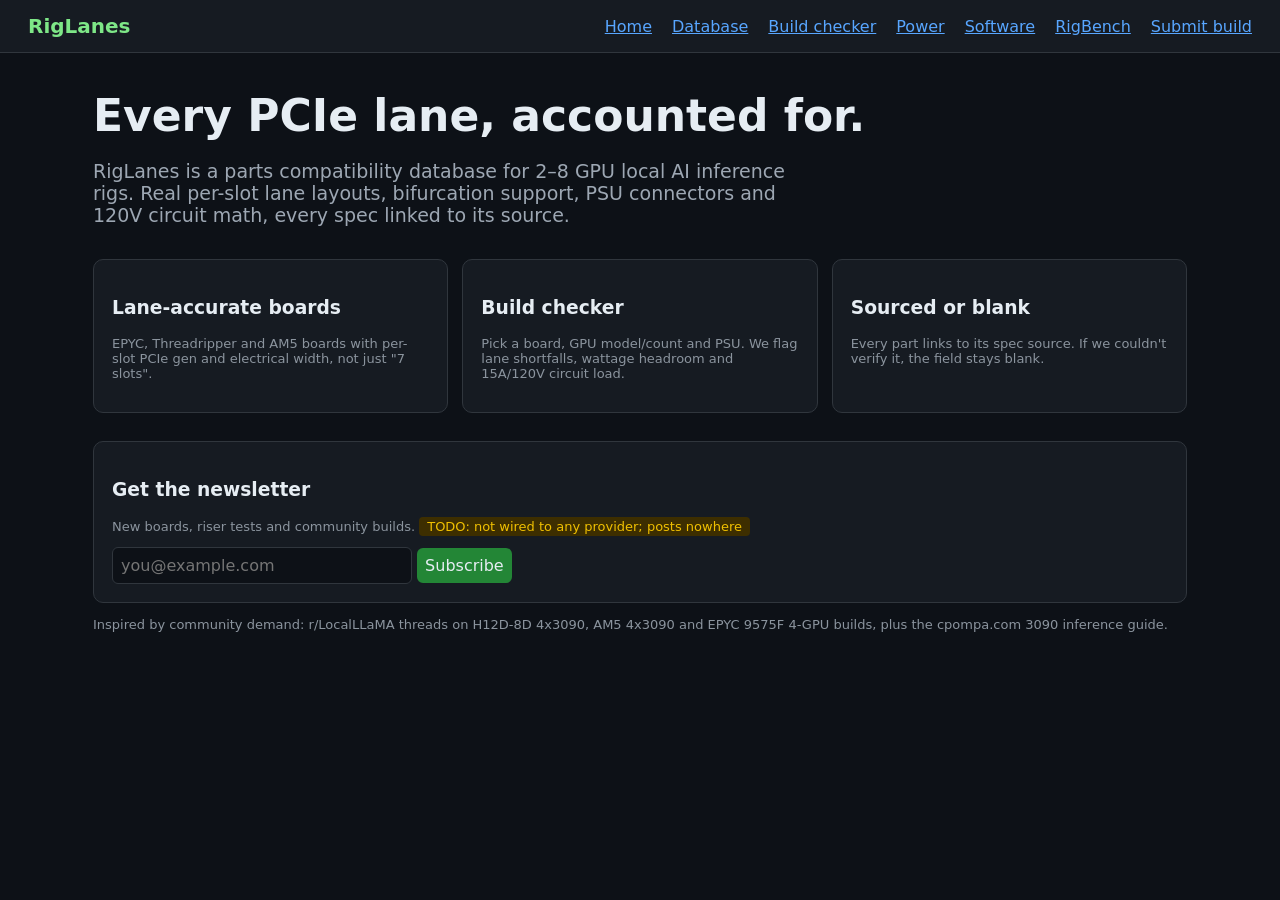
<file: index.html>
<!doctype html><html><head><meta charset=utf-8><title>RigLanes</title><link rel=stylesheet href=style.css></head><body><nav><b>RigLanes</b><a href="index.html">Home</a><a href="db.html">Database</a><a href="checker.html">Build checker</a><a href="power.html">Power</a><a href="software.html">Software</a><a href="rigbench.html">RigBench</a><a href="submit.html">Submit build</a></nav><main>
<section class=hero><h1>Every PCIe lane, accounted for.</h1><p>RigLanes is a parts compatibility database for 2–8 GPU local AI inference rigs. Real per-slot lane layouts, bifurcation support, PSU connectors and 120V circuit math, every spec linked to its source.</p></section>
<div class=grid><div class=card><h3>Lane-accurate boards</h3><p class=muted>EPYC, Threadripper and AM5 boards with per-slot PCIe gen and electrical width, not just "7 slots".</p></div>
<div class=card><h3>Build checker</h3><p class=muted>Pick a board, GPU model/count and PSU. We flag lane shortfalls, wattage headroom and 15A/120V circuit load.</p></div>
<div class=card><h3>Sourced or blank</h3><p class=muted>Every part links to its spec source. If we couldn't verify it, the field stays blank.</p></div></div>
<div class=card><h3>Get the newsletter</h3><p class=muted>New boards, riser tests and community builds. <span class=todo>TODO: not wired to any provider; posts nowhere</span></p>
<form onsubmit="event.preventDefault();this.querySelector('p').hidden=false"><input type=email required placeholder="you@example.com" style="width:300px"> <button>Subscribe</button><p hidden class=warn>Placeholder: nothing was sent.</p></form></div>
<p class=muted>Inspired by community demand: r/LocalLLaMA threads on H12D-8D 4x3090, AM5 4x3090 and EPYC 9575F 4-GPU builds, plus the cpompa.com 3090 inference guide.</p>
</main></body></html>
</file>
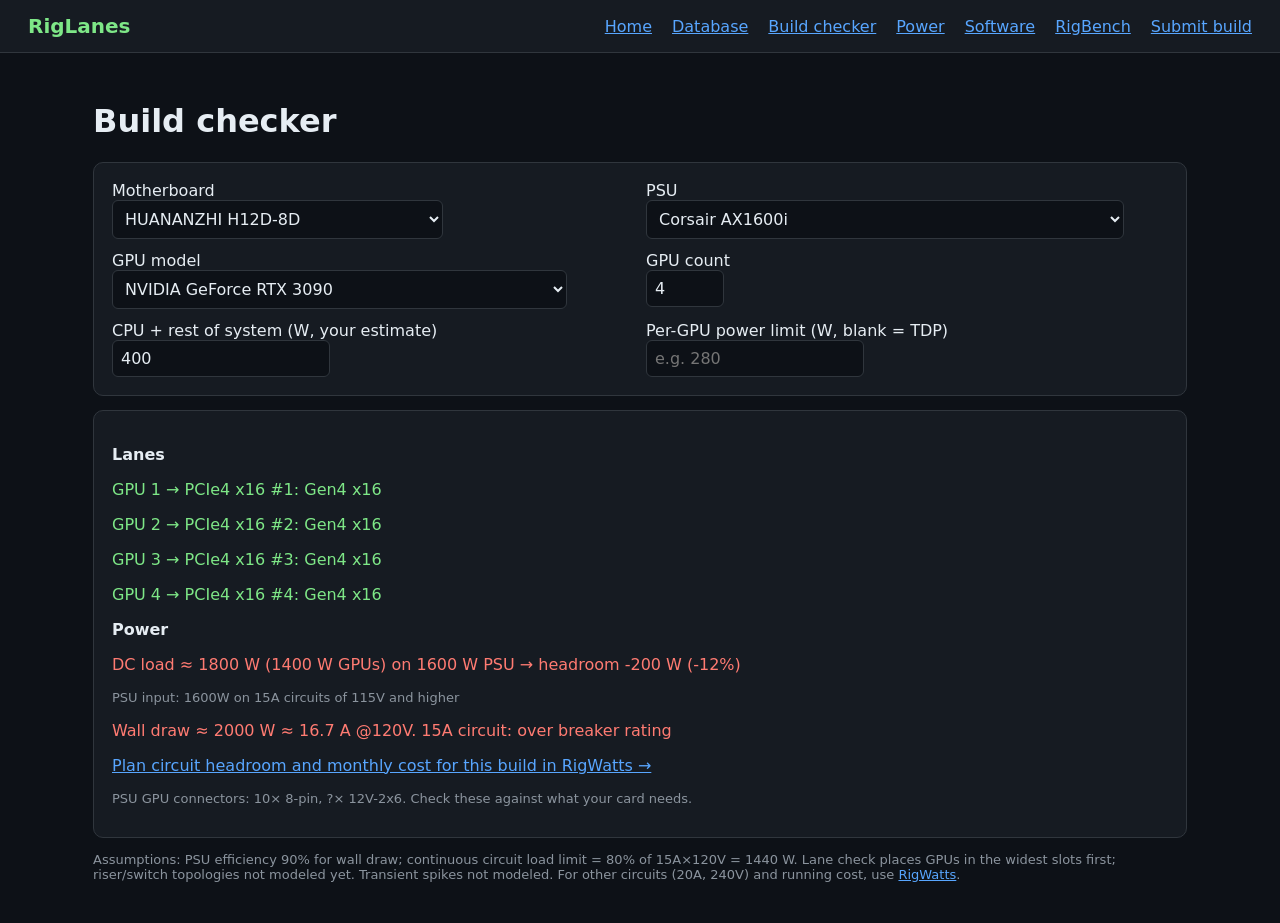
<file: checker.html>
<!doctype html><html><head><meta charset=utf-8><title>RigLanes · Build checker</title><link rel=stylesheet href=style.css></head><body><nav><b>RigLanes</b><a href="index.html">Home</a><a href="db.html">Database</a><a href="checker.html">Build checker</a><a href="power.html">Power</a><a href="software.html">Software</a><a href="rigbench.html">RigBench</a><a href="submit.html">Submit build</a></nav><main>
<h1>Build checker</h1><div class=card style="display:grid;grid-template-columns:1fr 1fr;gap:12px">
<label>Motherboard<br><select id=mb></select></label><label>PSU<br><select id=psu></select></label>
<label>GPU model<br><select id=gpu></select></label><label>GPU count<br><input id=n type=number min=1 max=8 value=4></label>
<label>CPU + rest of system (W, your estimate)<br><input id=sys type=number value=400></label><label>Per-GPU power limit (W, blank = TDP)<br><input id=pl type=number placeholder="e.g. 280"></label></div>
<div class=card id=out></div><p class=muted>Assumptions: PSU efficiency 90% for wall draw; continuous circuit load limit = 80% of 15A×120V = 1440 W. Lane check places GPUs in the widest slots first; riser/switch topologies not modeled yet. Transient spikes not modeled. For other circuits (20A, 240V) and running cost, use <a href=power.html>RigWatts</a>.</p></main>
<script src=data/parts.js></script><script>
const $=id=>document.getElementById(id),by=c=>PARTS.filter(p=>p.category==c);
[['mb','motherboard'],['psu','psu'],['gpu','gpu']].forEach(([i,c])=>$(i).innerHTML=by(c).map(p=>'<option value='+p.id+'>'+p.manufacturer+' '+p.name+'</option>').join(''));
function run(){const mb=PARTS.find(p=>p.id==$('mb').value),psu=PARTS.find(p=>p.id==$('psu').value),g=PARTS.find(p=>p.id==$('gpu').value),n=+$('n').value;
 const o=[],cls=(c,t)=>o.push('<p class="'+c+'">'+t+'</p>');
 const slots=[...mb.slots].sort((a,b)=>b.lanes-a.lanes||b.gen-a.gen);
 cls('','<b>Lanes</b>');
 for(let i=0;i<n;i++){const s=slots[i];if(!s)cls('bad','GPU '+(i+1)+': no slot available. Needs bifurcation riser, MCIO/SlimSAS adapter or PCIe switch.');
  else cls(s.lanes>=16?'ok':s.lanes>=8?'warn':'bad','GPU '+(i+1)+' → '+s.label+': Gen'+s.gen+' x'+s.lanes+(s.lanes>=16?'':s.lanes>=8?' (OK for inference; some tensor-parallel all-reduce penalty)':' (lane shortfall: x4 or less)'));}
 const per=(+$('pl').value||g.tdp_w);if(!per){$('out').innerHTML='<p class=warn>'+g.name+' has no verified TDP. Enter a per-GPU power limit.</p>';return;}const gw=per*n,dc=gw+ +$('sys').value,head=psu.wattage-dc,wall=dc/0.9,amps=wall/120;
 cls('','<b>Power</b>');cls(head<0?'bad':head<psu.wattage*0.2?'warn':'ok','DC load ≈ '+dc+' W ('+gw+' W GPUs) on '+psu.wattage+' W PSU → headroom '+head+' W ('+Math.round(head/psu.wattage*100)+'%)');
 cls(psu.input_voltage?'muted':'warn','PSU input: '+(psu.input_voltage||'unverified. Confirm 120V support and 120V wattage rating before relying on this.'));
 cls(wall>1800?'bad':wall>1440?'warn':'ok','Wall draw ≈ '+Math.round(wall)+' W ≈ '+amps.toFixed(1)+' A @120V. 15A circuit: '+(wall>1800?'over breaker rating':wall>1440?'over 80% continuous limit (12 A)':'within 80% continuous limit'));
 cls('','<a href="power.html?w='+Math.round(wall)+'">Plan circuit headroom and monthly cost for this build in RigWatts →</a>');
 cls('muted','PSU GPU connectors: '+(psu.pcie_8pin??'?')+'× 8-pin, '+(psu.pcie_12v_2x6??'?')+'× 12V-2x6. Check these against what your card needs.');
 $('out').innerHTML=o.join('');}
document.querySelectorAll('select,input').forEach(e=>e.oninput=run);$('mb').value='huananzhi-h12d-8d';$('psu').value='corsair-ax1600i';run();</script></body></html>
</file>
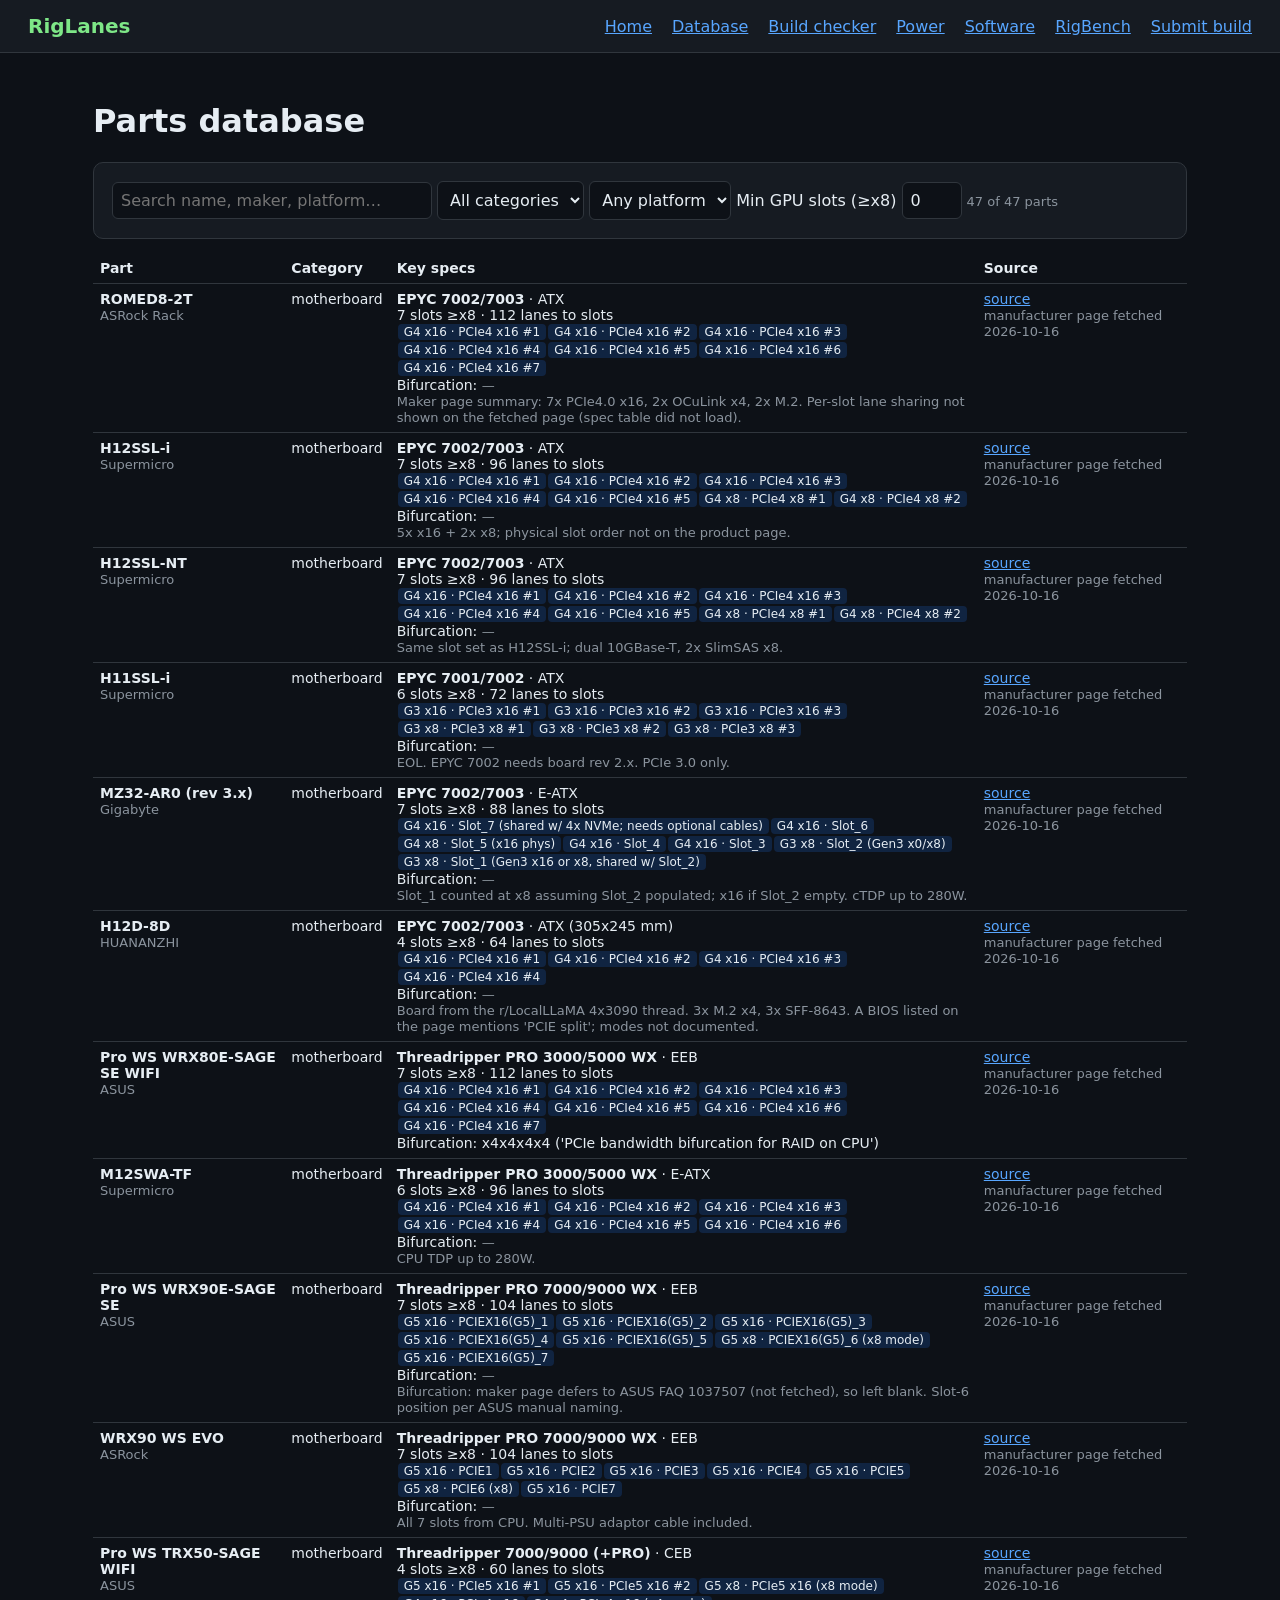
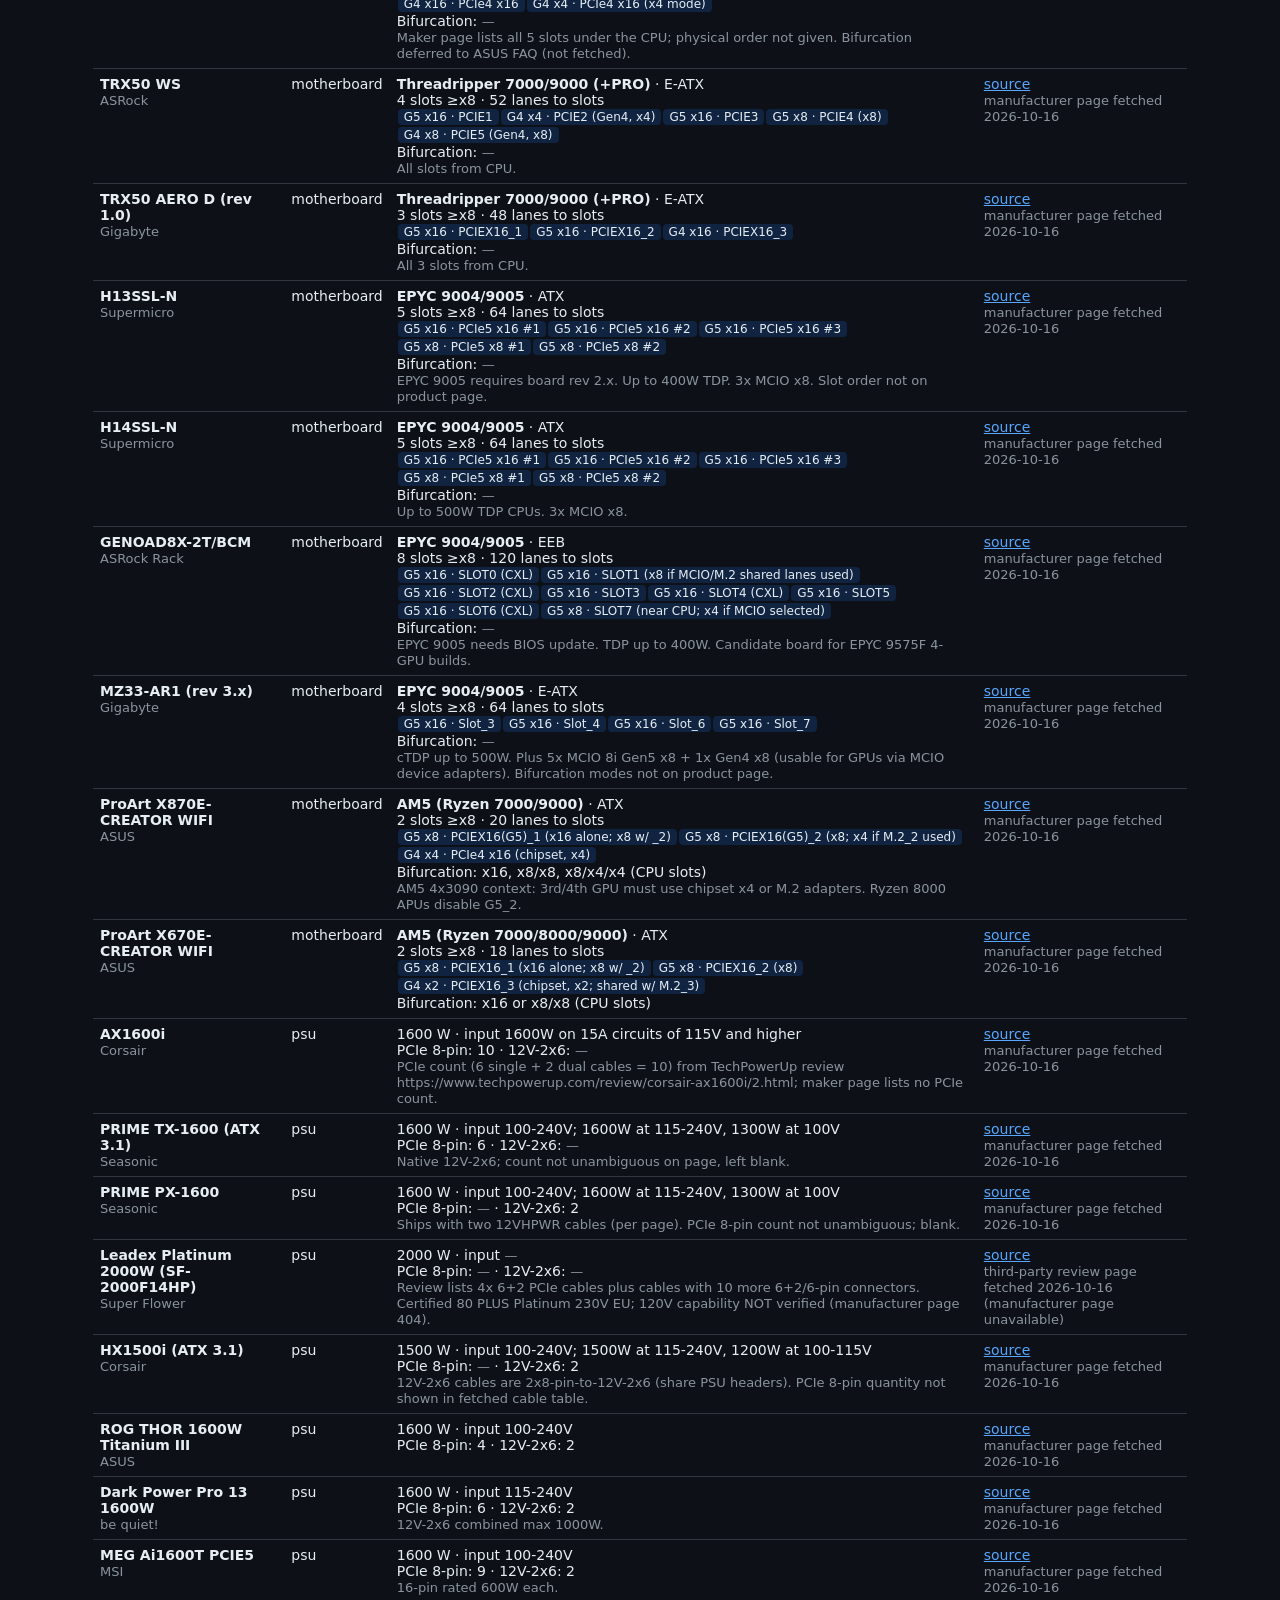
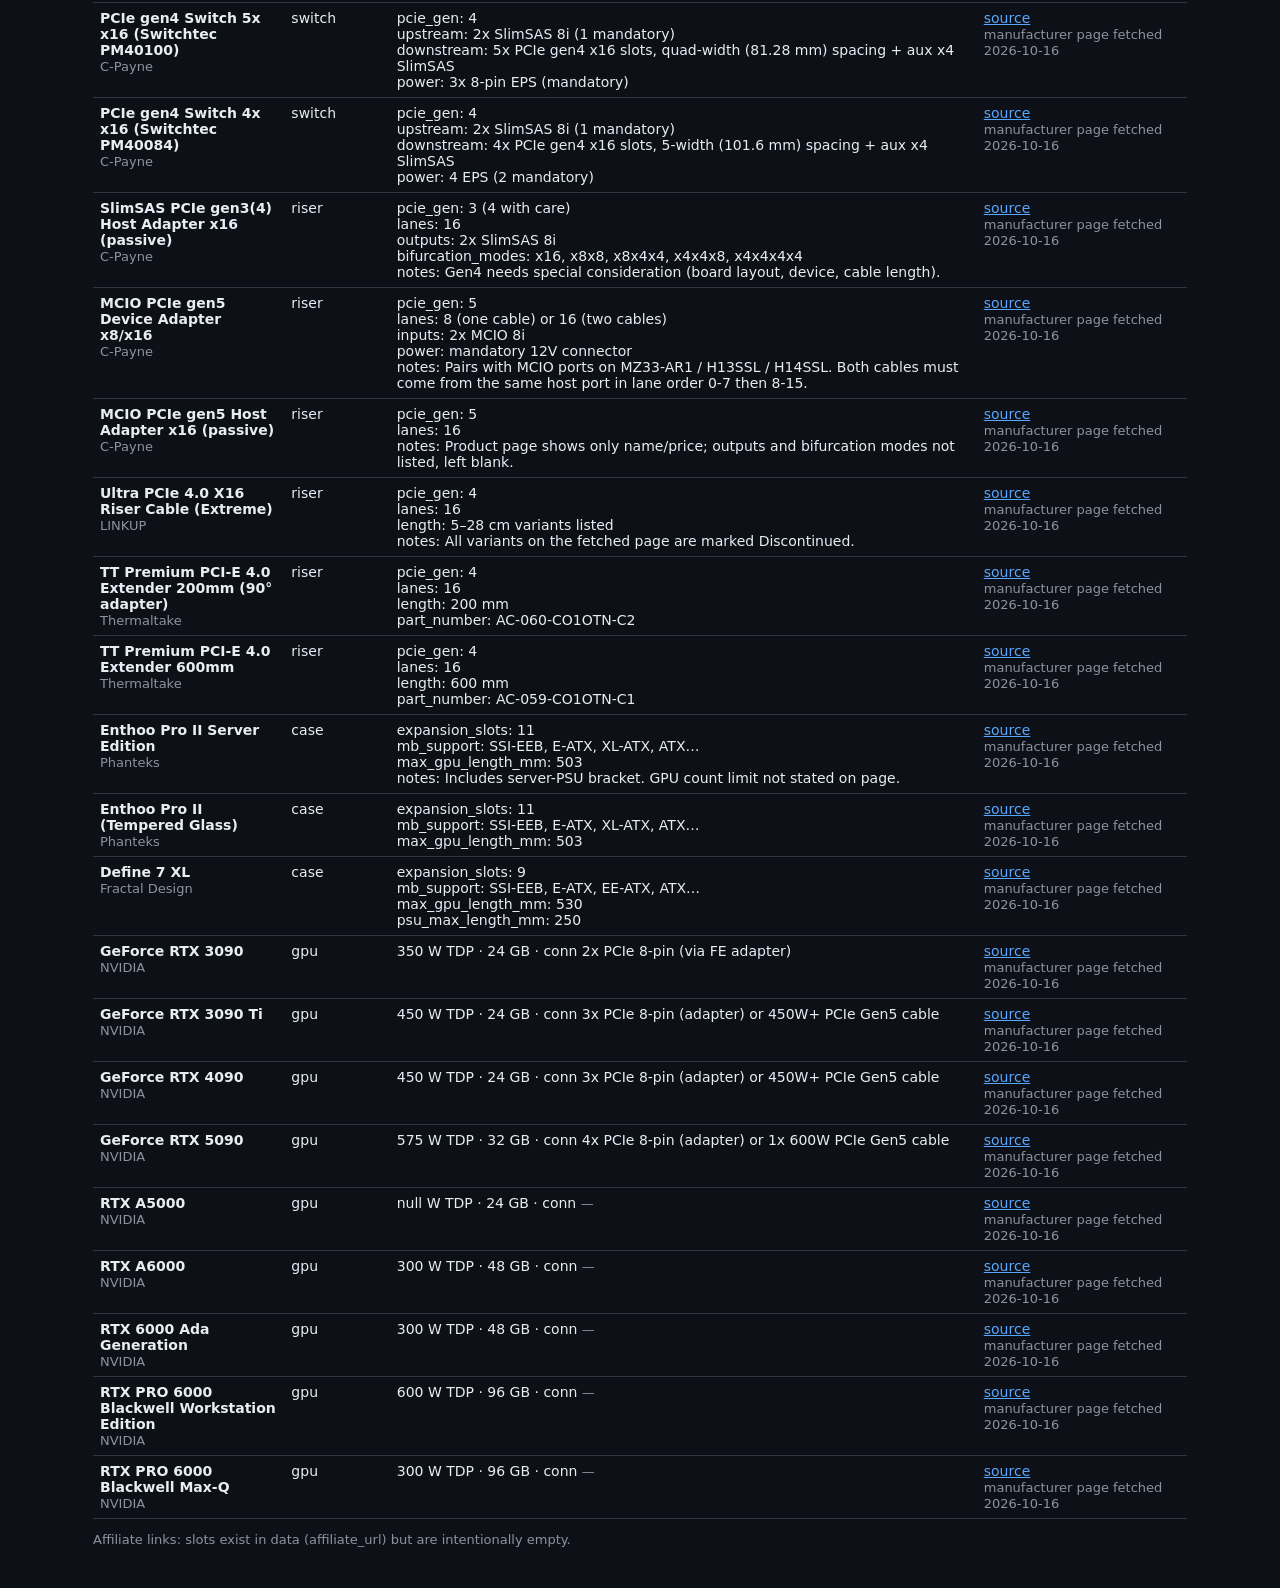
<file: db.html>
<!doctype html><html><head><meta charset=utf-8><title>RigLanes · Database</title><link rel=stylesheet href=style.css></head><body><nav><b>RigLanes</b><a href="index.html">Home</a><a href="db.html">Database</a><a href="checker.html">Build checker</a><a href="power.html">Power</a><a href="software.html">Software</a><a href="rigbench.html">RigBench</a><a href="submit.html">Submit build</a></nav><main>
<h1>Parts database</h1><div class=card><input id=q placeholder="Search name, maker, platform…" style="width:320px">
<select id=cat><option value="">All categories</option><option>motherboard</option><option>psu</option><option>riser</option><option>switch</option><option>case</option><option>gpu</option></select>
<select id=plat><option value="">Any platform</option><option>EPYC</option><option>Threadripper</option><option>AM5</option></select>
<label>Min GPU slots (≥x8) <input id=minslots type=number min=0 max=8 value=0 style="width:60px"></label> <span id=count class=muted></span></div>
<table><thead><tr><th>Part</th><th>Category</th><th>Key specs</th><th>Source</th></tr></thead><tbody id=rows></tbody></table>
<p class=muted>Affiliate links: slots exist in data (affiliate_url) but are intentionally empty.</p></main>
<script src=data/parts.js></script><script>
const $=id=>document.getElementById(id);
function specs(p){const t=x=>x===''||x==null?'<span class=muted>—</span>':x;
 if(p.category=='motherboard')return `<b>${p.platform}</b> · ${t(p.form_factor)}<br>${p.gpu_slot_count} slots ≥x8 · ${p.cpu_lanes_to_slots} lanes to slots<br>${p.slots.map(s=>'<span class=tag>G'+s.gen+' x'+s.lanes+' · '+s.label+'</span>').join('')}<br>Bifurcation: ${t(p.bifurcation)}<br><span class=muted>${p.notes}</span>`;
 if(p.category=='psu')return `${p.wattage} W · input ${t(p.input_voltage)}<br>PCIe 8-pin: ${t(p.pcie_8pin)} · 12V-2x6: ${t(p.pcie_12v_2x6)}<br><span class=muted>${p.notes}</span>`;
 if(p.category=='gpu')return `${p.tdp_w} W TDP · ${p.vram_gb} GB · conn ${t(p.power_connector)}`;
 return Object.entries(p).filter(([k])=>!['id','category','name','manufacturer','source_url','verification','affiliate_url'].includes(k)).map(([k,v])=>k+': '+t(v)).join('<br>');}
function draw(){const q=$('q').value.toLowerCase(),c=$('cat').value,pl=$('plat').value,m=+$('minslots').value;
 const r=PARTS.filter(p=>(!c||p.category==c)&&(!q||JSON.stringify(p).toLowerCase().includes(q))&&(!pl||(p.platform||'').includes(pl))&&(!m||(p.gpu_slot_count||0)>=m));
 $('count').textContent=r.length+' of '+PARTS.length+' parts';
 $('rows').innerHTML=r.map(p=>`<tr><td><b>${p.name}</b><br><span class=muted>${p.manufacturer}</span></td><td>${p.category}</td><td>${specs(p)}</td><td><a href="${p.source_url}" target=_blank>source</a><br><span class=muted>${p.verification}</span></td></tr>`).join('');}
['q','cat','plat','minslots'].forEach(i=>$(i).oninput=draw);draw();</script></body></html>
</file>
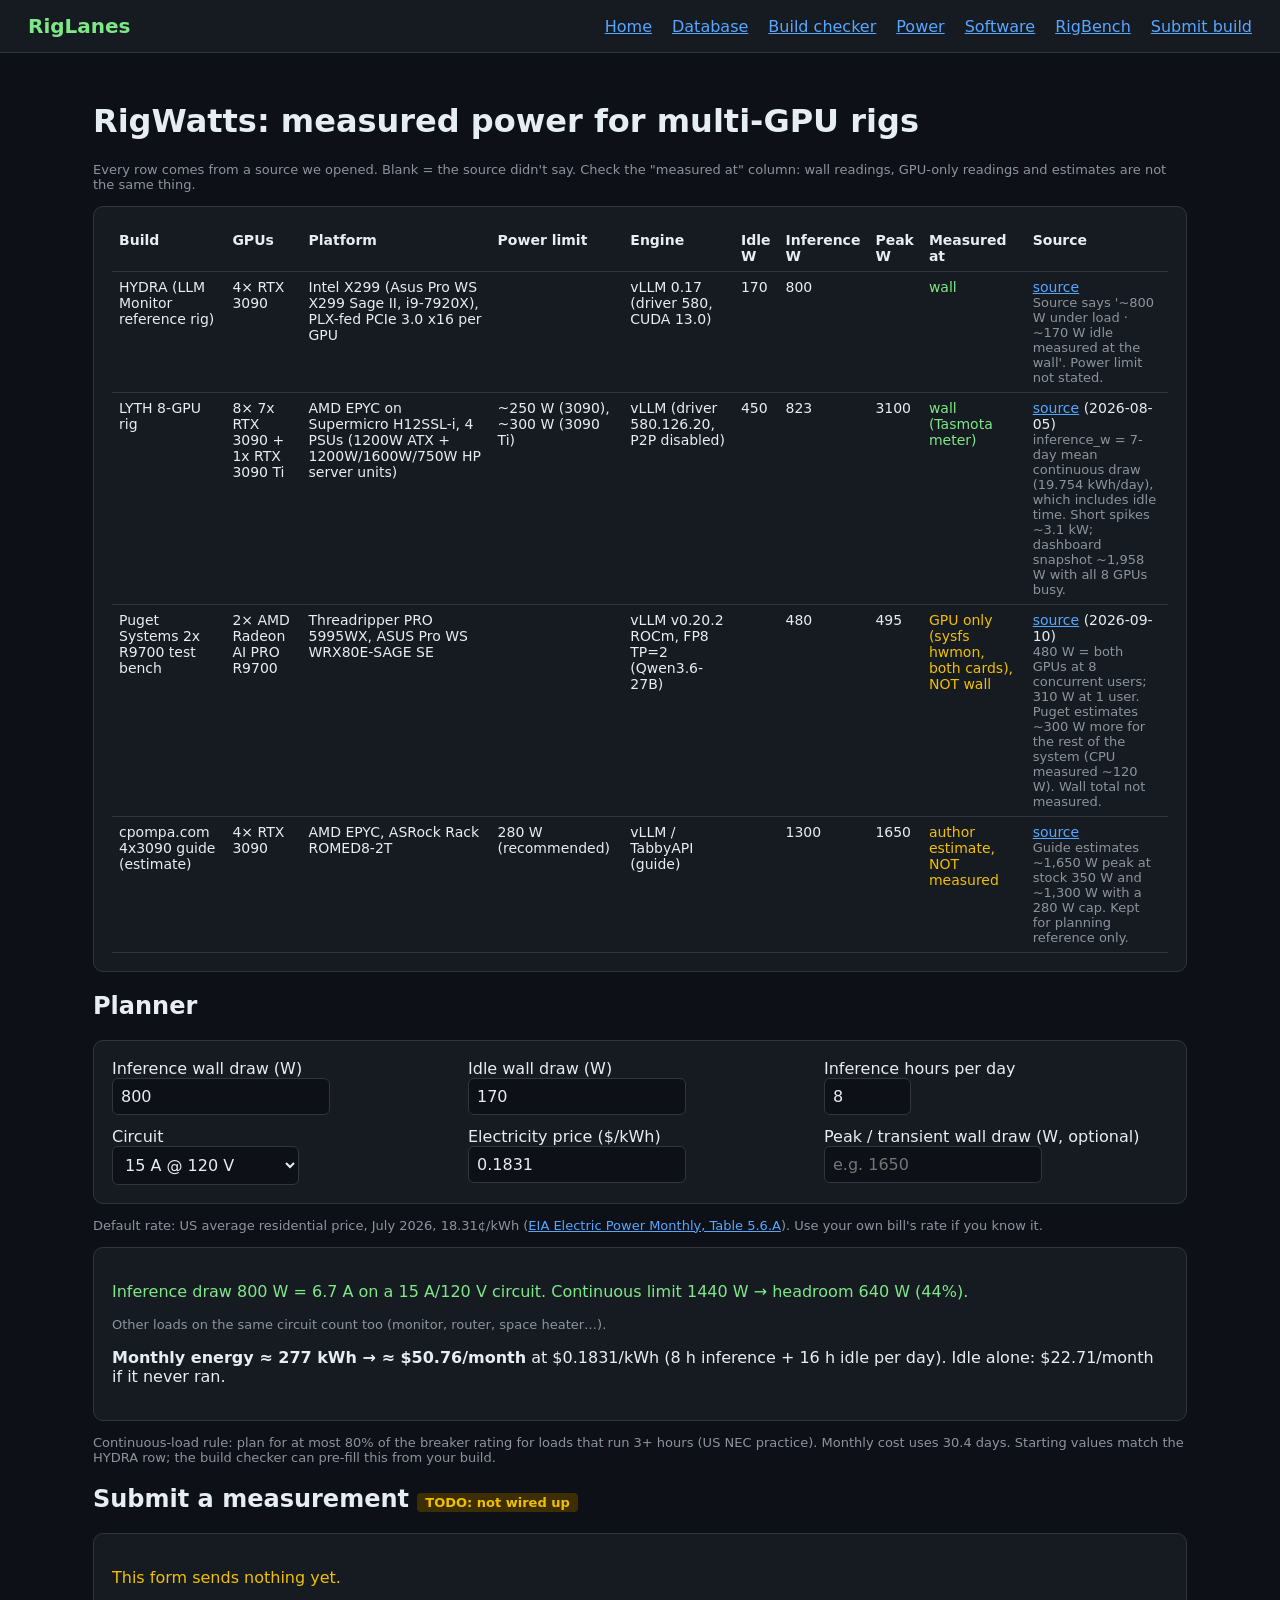
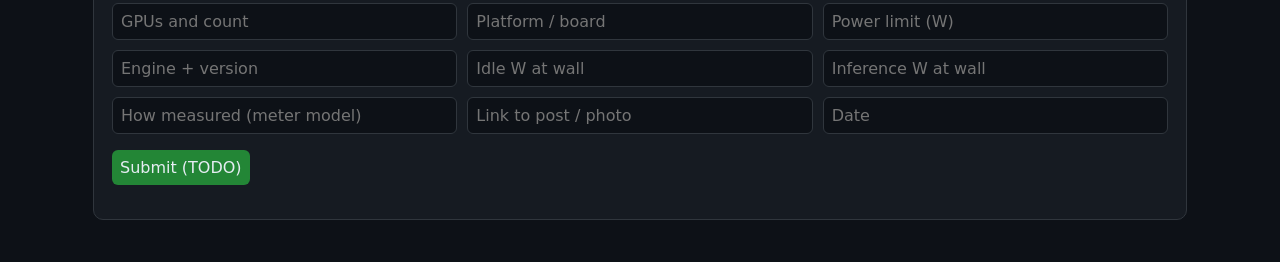
<file: power.html>
<!doctype html><html><head><meta charset=utf-8><title>RigLanes · RigWatts</title><link rel=stylesheet href=style.css></head><body><nav><b>RigLanes</b><a href="index.html">Home</a><a href="db.html">Database</a><a href="checker.html">Build checker</a><a href="power.html">Power</a><a href="software.html">Software</a><a href="rigbench.html">RigBench</a><a href="submit.html">Submit build</a></nav><main>
<h1>RigWatts: measured power for multi-GPU rigs</h1>
<p class=muted>Every row comes from a source we opened. Blank = the source didn't say. Check the "measured at" column: wall readings, GPU-only readings and estimates are not the same thing.</p>
<div class=card><table><thead><tr><th>Build</th><th>GPUs</th><th>Platform</th><th>Power limit</th><th>Engine</th><th>Idle W</th><th>Inference W</th><th>Peak W</th><th>Measured at</th><th>Source</th></tr></thead><tbody id=rows></tbody></table></div>
<h2>Planner</h2>
<div class=card style="display:grid;grid-template-columns:repeat(3,1fr);gap:12px">
<label>Inference wall draw (W)<br><input id=w type=number value=800></label>
<label>Idle wall draw (W)<br><input id=idle type=number value=170></label>
<label>Inference hours per day<br><input id=hrs type=number min=0 max=24 value=8></label>
<label>Circuit<br><select id=circ><option value="15,120">15 A @ 120 V</option><option value="20,120">20 A @ 120 V</option><option value="15,240">15 A @ 240 V</option><option value="20,240">20 A @ 240 V</option><option value="16,230">16 A @ 230 V (EU)</option></select></label>
<label>Electricity price ($/kWh)<br><input id=rate type=number step=0.001></label>
<label>Peak / transient wall draw (W, optional)<br><input id=peak type=number placeholder="e.g. 1650"></label></div>
<p class=muted id=ratenote></p>
<div class=card id=out></div>
<p class=muted>Continuous-load rule: plan for at most 80% of the breaker rating for loads that run 3+ hours (US NEC practice). Monthly cost uses 30.4 days. Starting values match the HYDRA row; the build checker can pre-fill this from your build.</p>
<h2>Submit a measurement <span class=todo>TODO: not wired up</span></h2>
<div class=card><p class=warn>This form sends nothing yet.</p><form onsubmit="event.preventDefault();alert('TODO: submissions are not wired up yet. Nothing was sent.')">
<div style="display:grid;grid-template-columns:repeat(3,1fr);gap:10px"><input placeholder="GPUs and count"><input placeholder="Platform / board"><input placeholder="Power limit (W)"><input placeholder="Engine + version"><input placeholder="Idle W at wall"><input placeholder="Inference W at wall"><input placeholder="How measured (meter model)"><input placeholder="Link to post / photo"><input placeholder="Date"></div><p><button>Submit (TODO)</button></p></form></div>
</main><script src=data/power.js></script><script>
const $=id=>document.getElementById(id),v=x=>x==null?'':x;
$('rows').innerHTML=POWER.map(p=>'<tr><td>'+p.name+'</td><td>'+p.gpu_count+'× '+p.gpus+'</td><td>'+p.platform+'</td><td>'+v(p.power_limit_w)+'</td><td>'+p.engine+'</td><td>'+v(p.idle_w)+'</td><td>'+v(p.inference_w)+'</td><td>'+v(p.peak_w)+'</td><td class='+(p.measured&&p.measurement.startsWith('wall')?'ok':'warn')+'>'+p.measurement+'</td><td><a href="'+p.source_url+'">source</a>'+(p.source_date?' ('+p.source_date+')':'')+'<div class=muted>'+p.notes+'</div></td></tr>').join('');
// EIA Electric Power Monthly Table 5.6.A, U.S. Total residential, July 2026 = 18.31 cents/kWh (released 2026-09-24, fetched 2026-10-16)
const EIA=0.1831;$('rate').value=EIA;$('ratenote').innerHTML='Default rate: US average residential price, July 2026, 18.31¢/kWh (<a href="https://www.eia.gov/electricity/monthly/epm_table_grapher.php?t=epmt_5_6_a">EIA Electric Power Monthly, Table 5.6.A</a>). Use your own bill\'s rate if you know it.';
const q=new URLSearchParams(location.search);['w','idle','hrs','peak'].forEach(k=>{if(q.get(k))$(k).value=q.get(k)});
function run(){const w=+$('w').value,idle=+$('idle').value,h=Math.min(24,Math.max(0,+$('hrs').value)),[A,V]=$('circ').value.split(',').map(Number),rate=+$('rate').value,peak=+$('peak').value;
 const cap=A*V,cont=cap*0.8,o=[],c=(k,t)=>o.push('<p class="'+k+'">'+t+'</p>');
 c(w>cap?'bad':w>cont?'warn':'ok','Inference draw '+w+' W = '+(w/V).toFixed(1)+' A on a '+A+' A/'+V+' V circuit. Continuous limit '+cont+' W → headroom '+Math.round(cont-w)+' W ('+Math.round((cont-w)/cont*100)+'%).');
 if(peak)c(peak>cap?'bad':peak>cont?'warn':'ok','Peak '+peak+' W = '+(peak/V).toFixed(1)+' A ('+(peak>cap?'over the breaker rating; expect trips':peak>cont?'over the 80% line; short spikes may be OK, sustained load is not':'within the 80% line')+').');
 c('muted','Other loads on the same circuit count too (monitor, router, space heater…).');
 const kwh=(w*h+idle*(24-h))/1000*30.4;
 if(rate>0)c('','<b>Monthly energy ≈ '+kwh.toFixed(0)+' kWh → ≈ $'+(kwh*rate).toFixed(2)+'/month</b> at $'+rate+'/kWh ('+h+' h inference + '+(24-h)+' h idle per day). Idle alone: $'+(idle*24/1000*30.4*rate).toFixed(2)+'/month if it never ran.');
 else c('warn','Enter a $/kWh rate to see monthly cost.');
 $('out').innerHTML=o.join('');}
document.querySelectorAll('input,select').forEach(e=>e.oninput=run);run();</script></body></html>
</file>
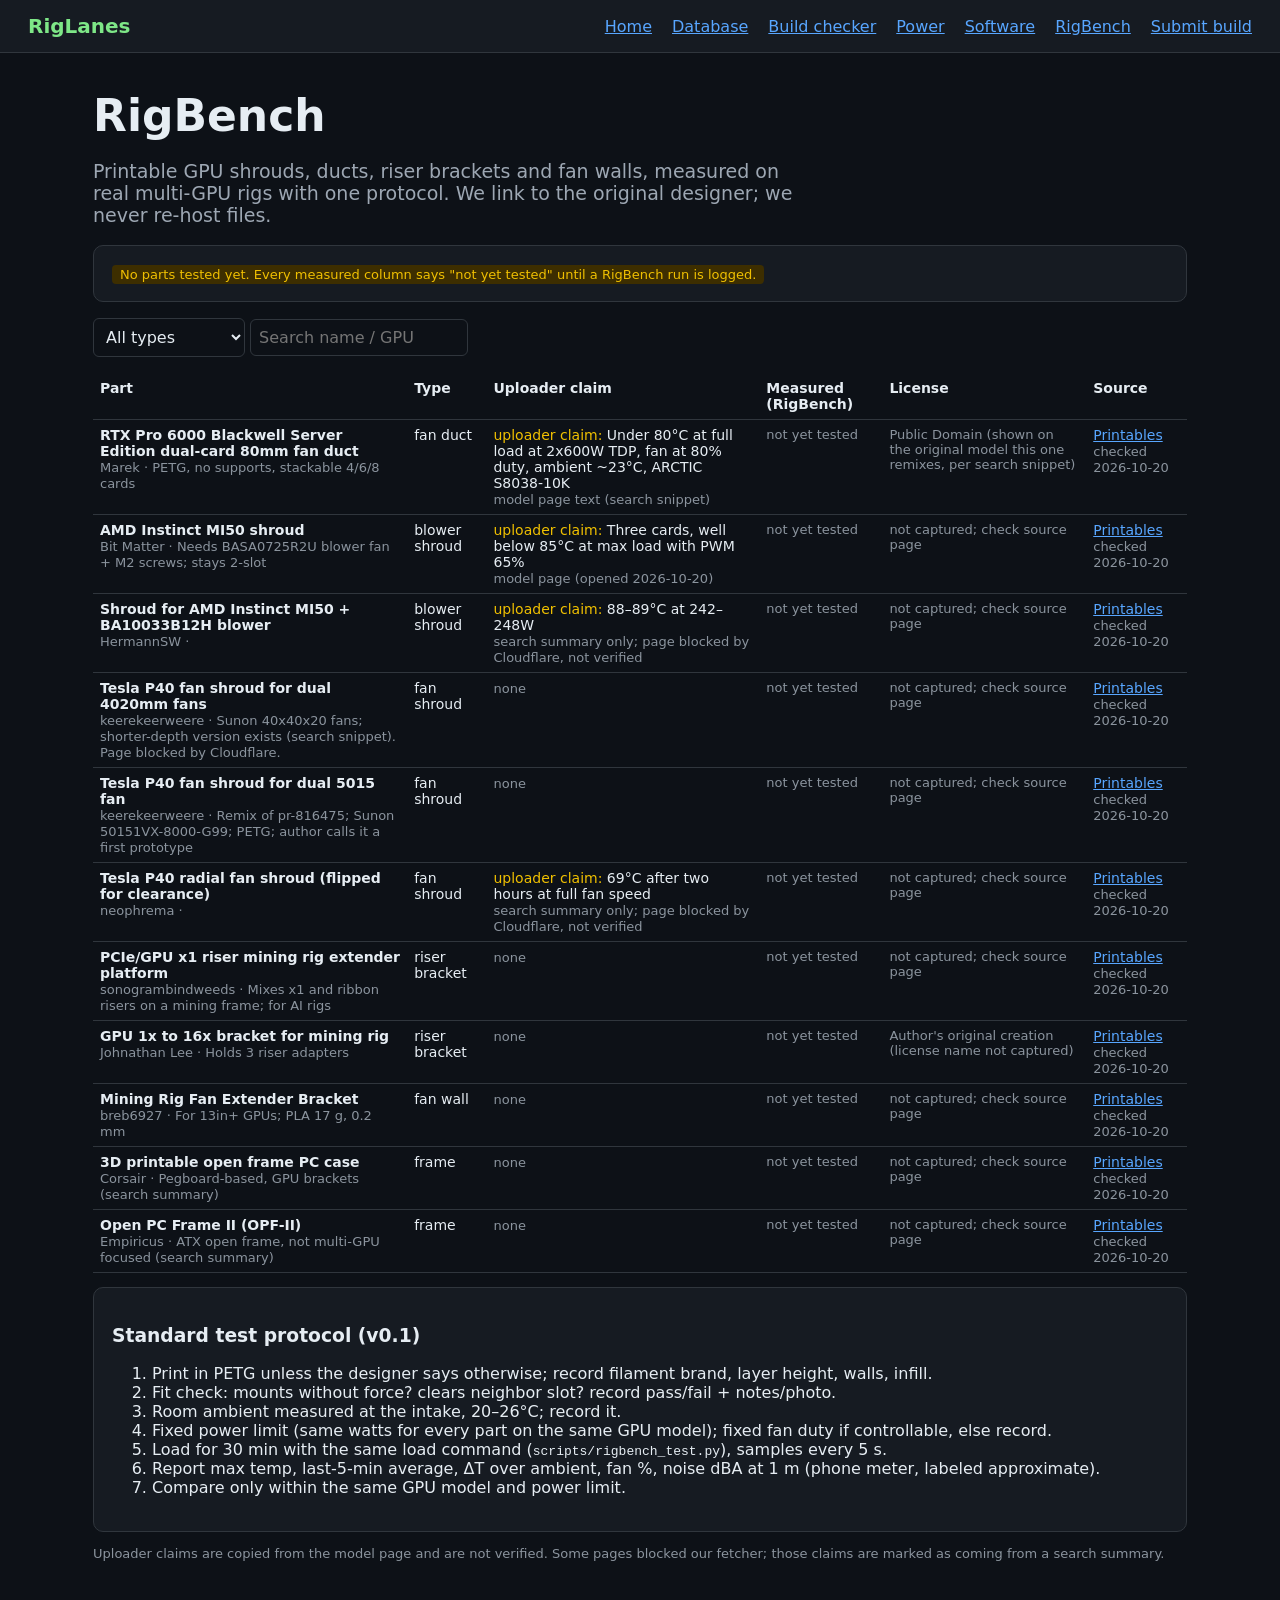
<file: rigbench.html>
<!doctype html><html><head><meta charset=utf-8><title>RigBench · RigLanes</title><link rel=stylesheet href=style.css></head><body><nav><b>RigLanes</b><a href="index.html">Home</a><a href="db.html">Database</a><a href="checker.html">Build checker</a><a href="power.html">Power</a><a href="software.html">Software</a><a href="rigbench.html">RigBench</a><a href="submit.html">Submit build</a></nav><main>
<section class=hero><h1>RigBench</h1><p>Printable GPU shrouds, ducts, riser brackets and fan walls, measured on real multi-GPU rigs with one protocol. We link to the original designer; we never re-host files.</p></section>
<div class=card><span class=todo>No parts tested yet. Every measured column says "not yet tested" until a RigBench run is logged.</span></div>
<p><select id=f><option value="">All types</option></select> <input id=q placeholder="Search name / GPU"></p>
<table id=t><thead><tr><th>Part</th><th>Type</th><th>Uploader claim</th><th>Measured (RigBench)</th><th>License</th><th>Source</th></tr></thead><tbody></tbody></table>
<div class=card id=protocol><h3>Standard test protocol (v0.1)</h3><ol>
<li>Print in PETG unless the designer says otherwise; record filament brand, layer height, walls, infill.</li>
<li>Fit check: mounts without force? clears neighbor slot? record pass/fail + notes/photo.</li>
<li>Room ambient measured at the intake, 20–26°C; record it.</li>
<li>Fixed power limit (same watts for every part on the same GPU model); fixed fan duty if controllable, else record.</li>
<li>Load for 30 min with the same load command (<code>scripts/rigbench_test.py</code>), samples every 5 s.</li>
<li>Report max temp, last-5-min average, ΔT over ambient, fan %, noise dBA at 1 m (phone meter, labeled approximate).</li>
<li>Compare only within the same GPU model and power limit.</li></ol></div>
<p class=muted>Uploader claims are copied from the model page and are not verified. Some pages blocked our fetcher; those claims are marked as coming from a search summary.</p>
<script>
fetch('data/rigbench_parts.json').then(r=>r.json()).then(d=>{const P=d.parts,f=document.getElementById('f'),q=document.getElementById('q'),tb=document.querySelector('#t tbody');
[...new Set(P.map(p=>p.type))].forEach(t=>f.add(new Option(t,t)));
const draw=()=>{tb.innerHTML='';P.filter(p=>(!f.value||p.type==f.value)&&(p.name+p.notes).toLowerCase().includes(q.value.toLowerCase())).forEach(p=>{tb.insertAdjacentHTML('beforeend',`<tr><td><b>${p.name}</b><br><span class=muted>${p.author} · ${p.notes}</span></td><td>${p.type}</td><td>${p.uploader_claim?`<span class=warn>uploader claim:</span> ${p.uploader_claim}<br><span class=muted>${p.claim_source}</span>`:'<span class=muted>none</span>'}</td><td class=muted>${p.measured.status}</td><td class=muted>${p.license}</td><td><a href="${p.source_url}">${p.site}</a><br><span class=muted>checked ${p.checked}</span></td></tr>`)})};
f.onchange=q.oninput=draw;draw()})
</script></main></body></html>
</file>
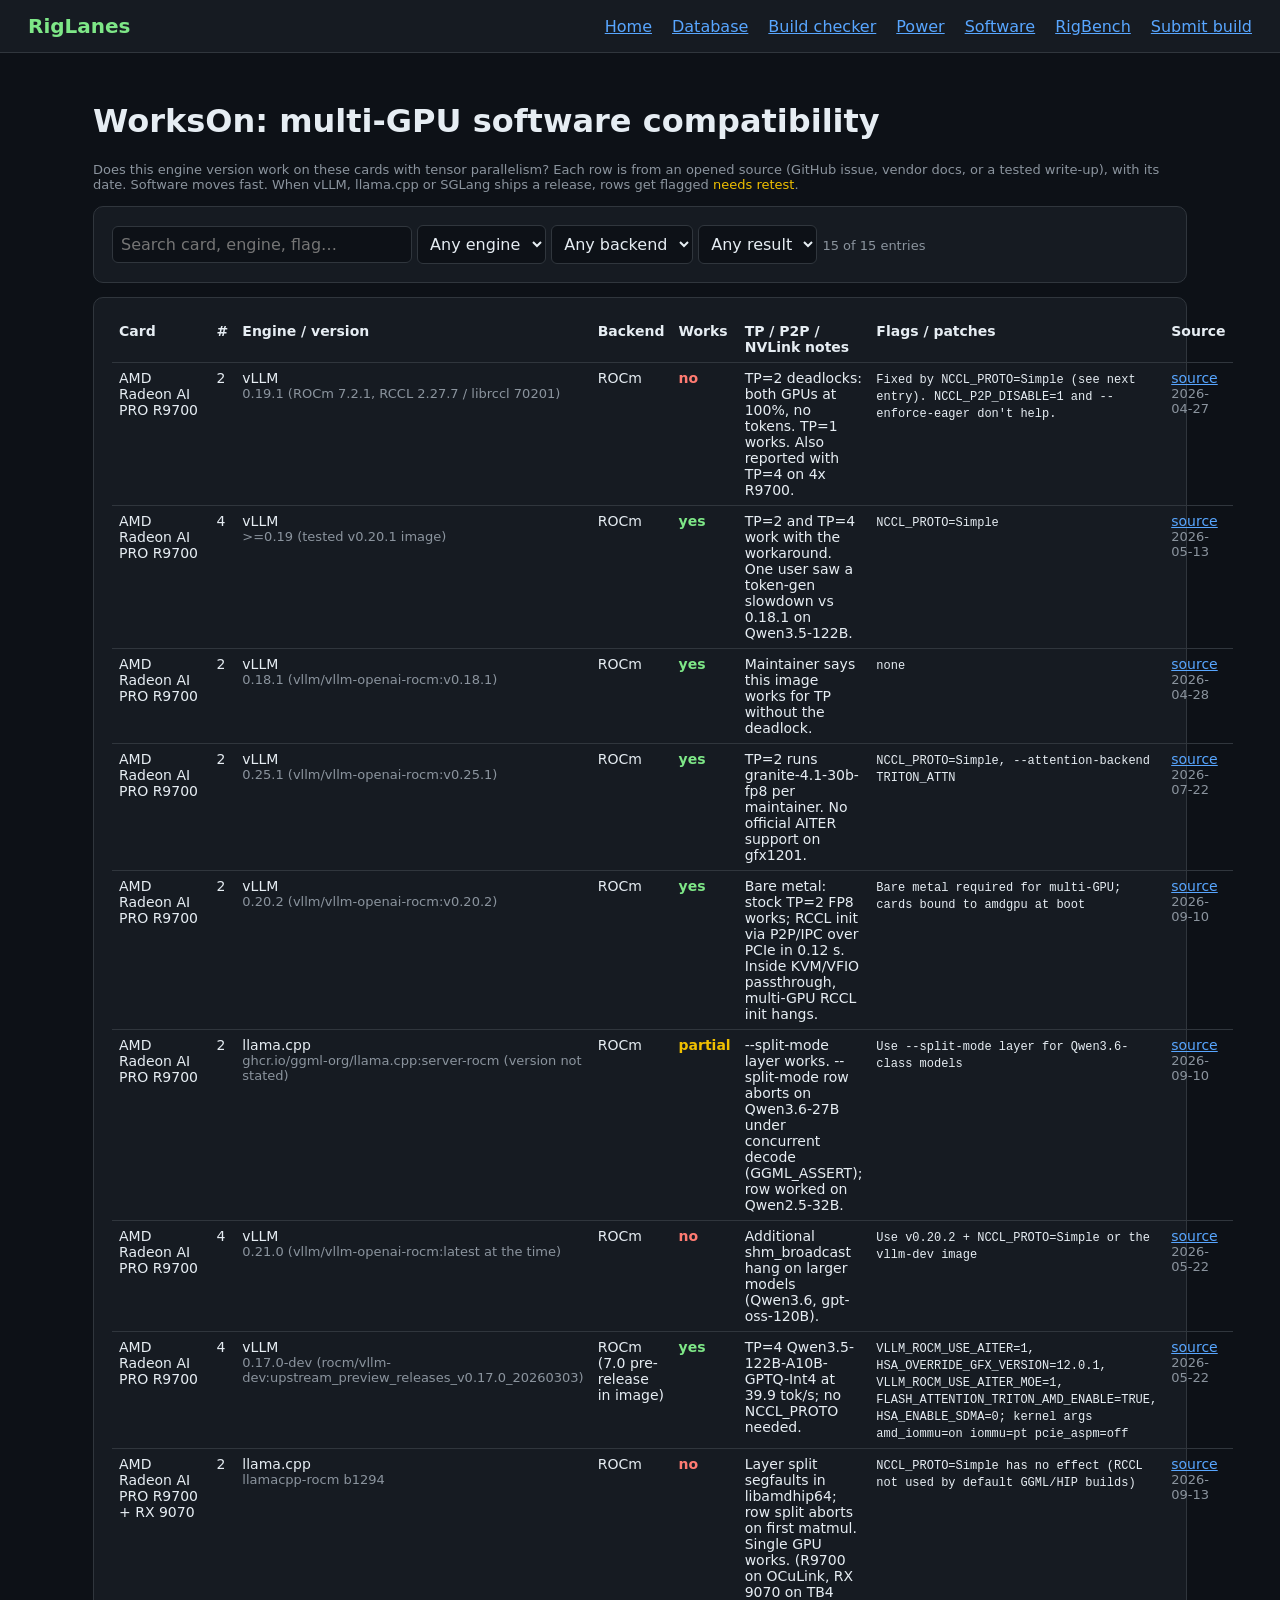
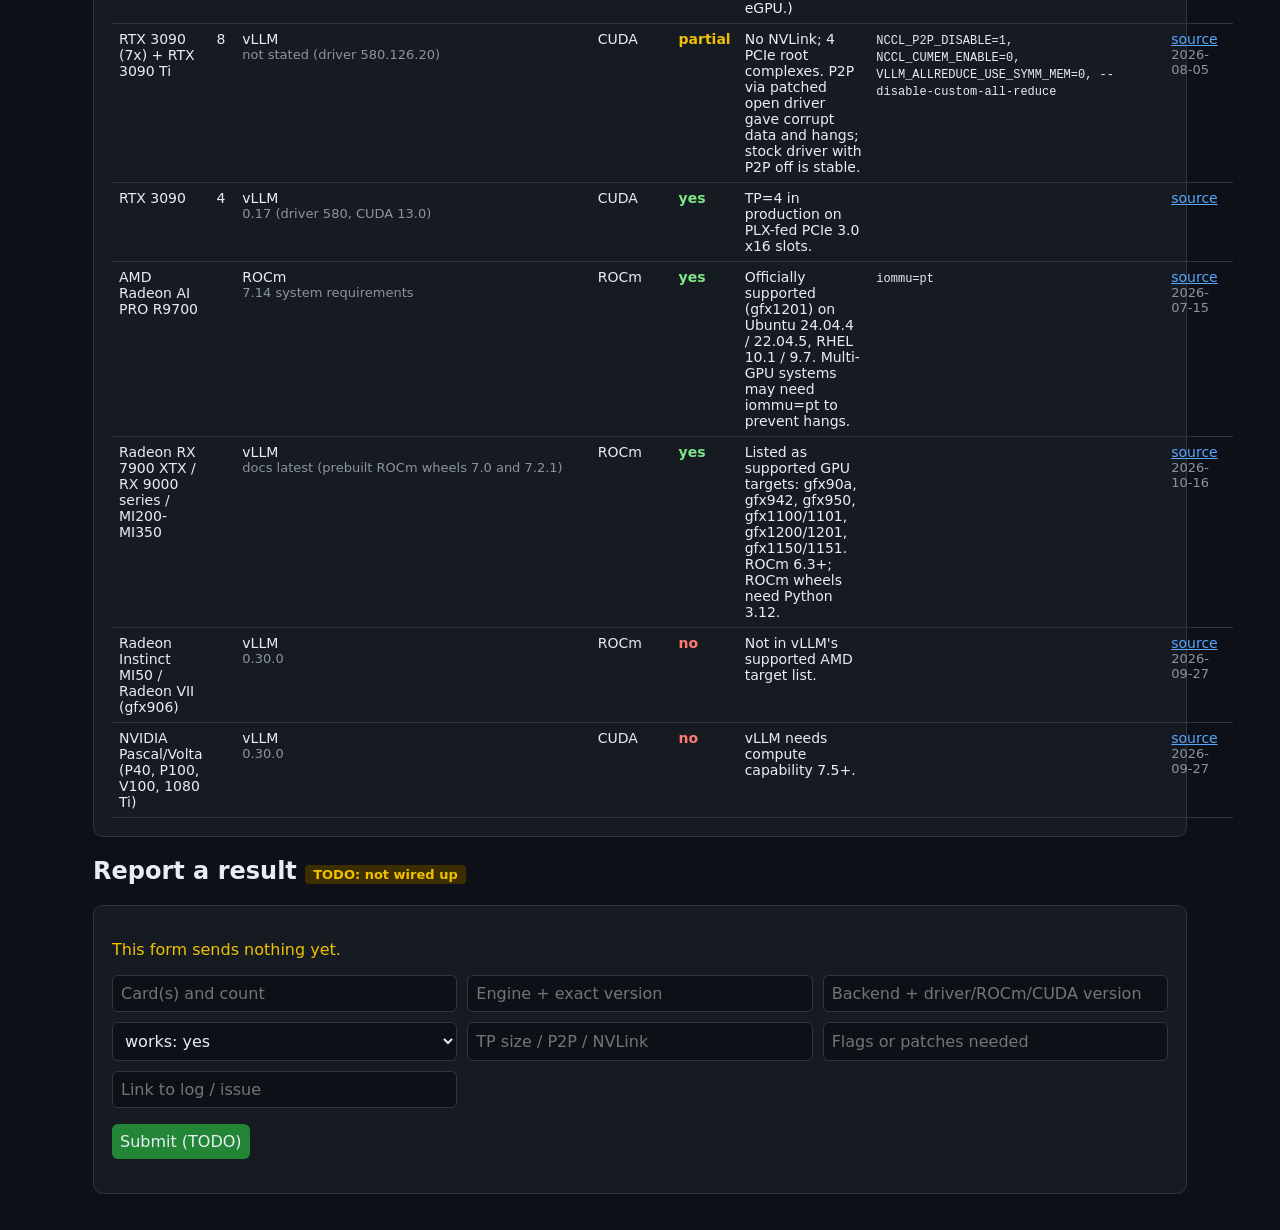
<file: software.html>
<!doctype html><html><head><meta charset=utf-8><title>RigLanes · WorksOn</title><link rel=stylesheet href=style.css></head><body><nav><b>RigLanes</b><a href="index.html">Home</a><a href="db.html">Database</a><a href="checker.html">Build checker</a><a href="power.html">Power</a><a href="software.html">Software</a><a href="rigbench.html">RigBench</a><a href="submit.html">Submit build</a></nav><main>
<h1>WorksOn: multi-GPU software compatibility</h1>
<p class=muted>Does this engine version work on these cards with tensor parallelism? Each row is from an opened source (GitHub issue, vendor docs, or a tested write-up), with its date. Software moves fast. When vLLM, llama.cpp or SGLang ships a release, rows get flagged <span class=warn>needs retest</span>.</p>
<div class=card><input id=q placeholder="Search card, engine, flag…" style="width:300px"> <select id=eng><option value="">Any engine</option><option>vLLM</option><option>llama.cpp</option><option>SGLang</option><option>ROCm</option></select> <select id=be><option value="">Any backend</option><option>ROCm</option><option>CUDA</option></select> <select id=wk><option value="">Any result</option><option>yes</option><option>partial</option><option>no</option></select> <span id=cnt class=muted></span></div>
<div class=card><table><thead><tr><th>Card</th><th>#</th><th>Engine / version</th><th>Backend</th><th>Works</th><th>TP / P2P / NVLink notes</th><th>Flags / patches</th><th>Source</th></tr></thead><tbody id=rows></tbody></table></div>
<h2>Report a result <span class=todo>TODO: not wired up</span></h2>
<div class=card><p class=warn>This form sends nothing yet.</p><form onsubmit="event.preventDefault();alert('TODO: reports are not wired up yet. Nothing was sent.')"><div style="display:grid;grid-template-columns:repeat(3,1fr);gap:10px"><input placeholder="Card(s) and count"><input placeholder="Engine + exact version"><input placeholder="Backend + driver/ROCm/CUDA version"><select><option>works: yes</option><option>partial</option><option>no</option></select><input placeholder="TP size / P2P / NVLink"><input placeholder="Flags or patches needed"><input placeholder="Link to log / issue"></div><p><button>Submit (TODO)</button></p></form></div>
</main><script src=data/software.js></script><script>
const $=id=>document.getElementById(id),v=x=>x==null?'':x,col={yes:'ok',partial:'warn',no:'bad'};
function run(){const q=$('q').value.toLowerCase(),e=$('eng').value,b=$('be').value,w=$('wk').value;
 const r=SOFTWARE.filter(s=>(!q||JSON.stringify(s).toLowerCase().includes(q))&&(!e||s.engine==e)&&(!b||s.backend.startsWith(b))&&(!w||s.works==w));
 $('cnt').textContent=r.length+' of '+SOFTWARE.length+' entries';
 $('rows').innerHTML=r.map(s=>'<tr><td>'+s.card+(s.needs_retest?' <span class=warn title="'+v(s.retest_reason)+'">needs retest</span>':'')+'</td><td>'+v(s.count)+'</td><td>'+s.engine+'<div class=muted>'+s.version+'</div></td><td>'+s.backend+'</td><td class='+col[s.works]+'><b>'+s.works+'</b></td><td>'+s.tp_notes+'</td><td><code style="font-size:12px">'+v(s.flags)+'</code></td><td><a href="'+s.source_url+'">source</a><div class=muted>'+v(s.date)+'</div></td></tr>').join('');}
document.querySelectorAll('input,select').forEach(x=>x.oninput=run);run();</script></body></html>
</file>
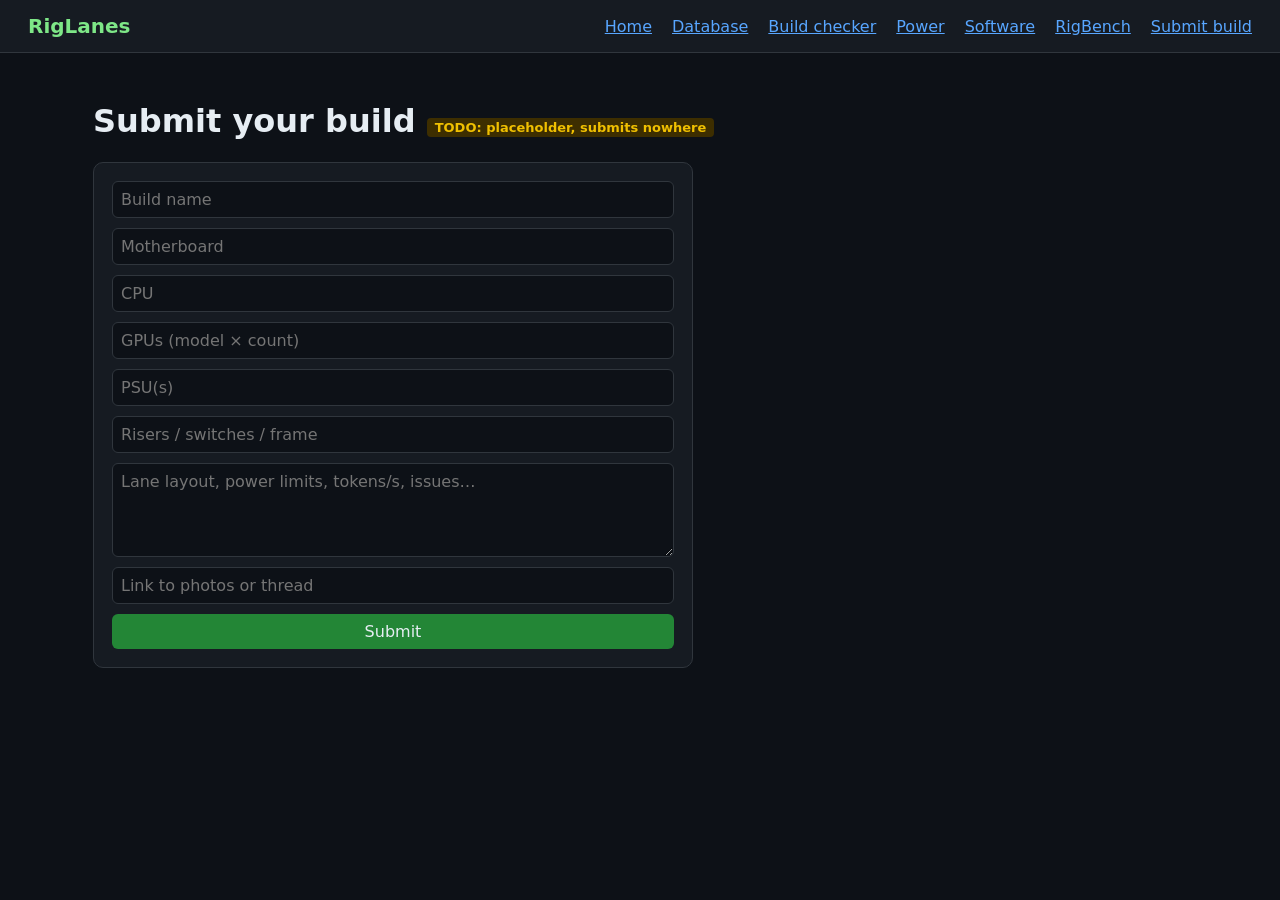
<file: submit.html>
<!doctype html><html><head><meta charset=utf-8><title>RigLanes · Submit</title><link rel=stylesheet href=style.css></head><body><nav><b>RigLanes</b><a href="index.html">Home</a><a href="db.html">Database</a><a href="checker.html">Build checker</a><a href="power.html">Power</a><a href="software.html">Software</a><a href="rigbench.html">RigBench</a><a href="submit.html">Submit build</a></nav><main>
<h1>Submit your build <span class=todo>TODO: placeholder, submits nowhere</span></h1>
<form class=card onsubmit="event.preventDefault();document.getElementById('m').hidden=false" style="display:grid;gap:10px;max-width:600px">
<input placeholder="Build name" required><input placeholder="Motherboard"><input placeholder="CPU"><input placeholder="GPUs (model × count)"><input placeholder="PSU(s)"><input placeholder="Risers / switches / frame">
<textarea rows=4 placeholder="Lane layout, power limits, tokens/s, issues…"></textarea><input placeholder="Link to photos or thread"><button>Submit</button><p id=m hidden class=warn>Placeholder: nothing was sent.</p></form></main></body></html>
</file>
